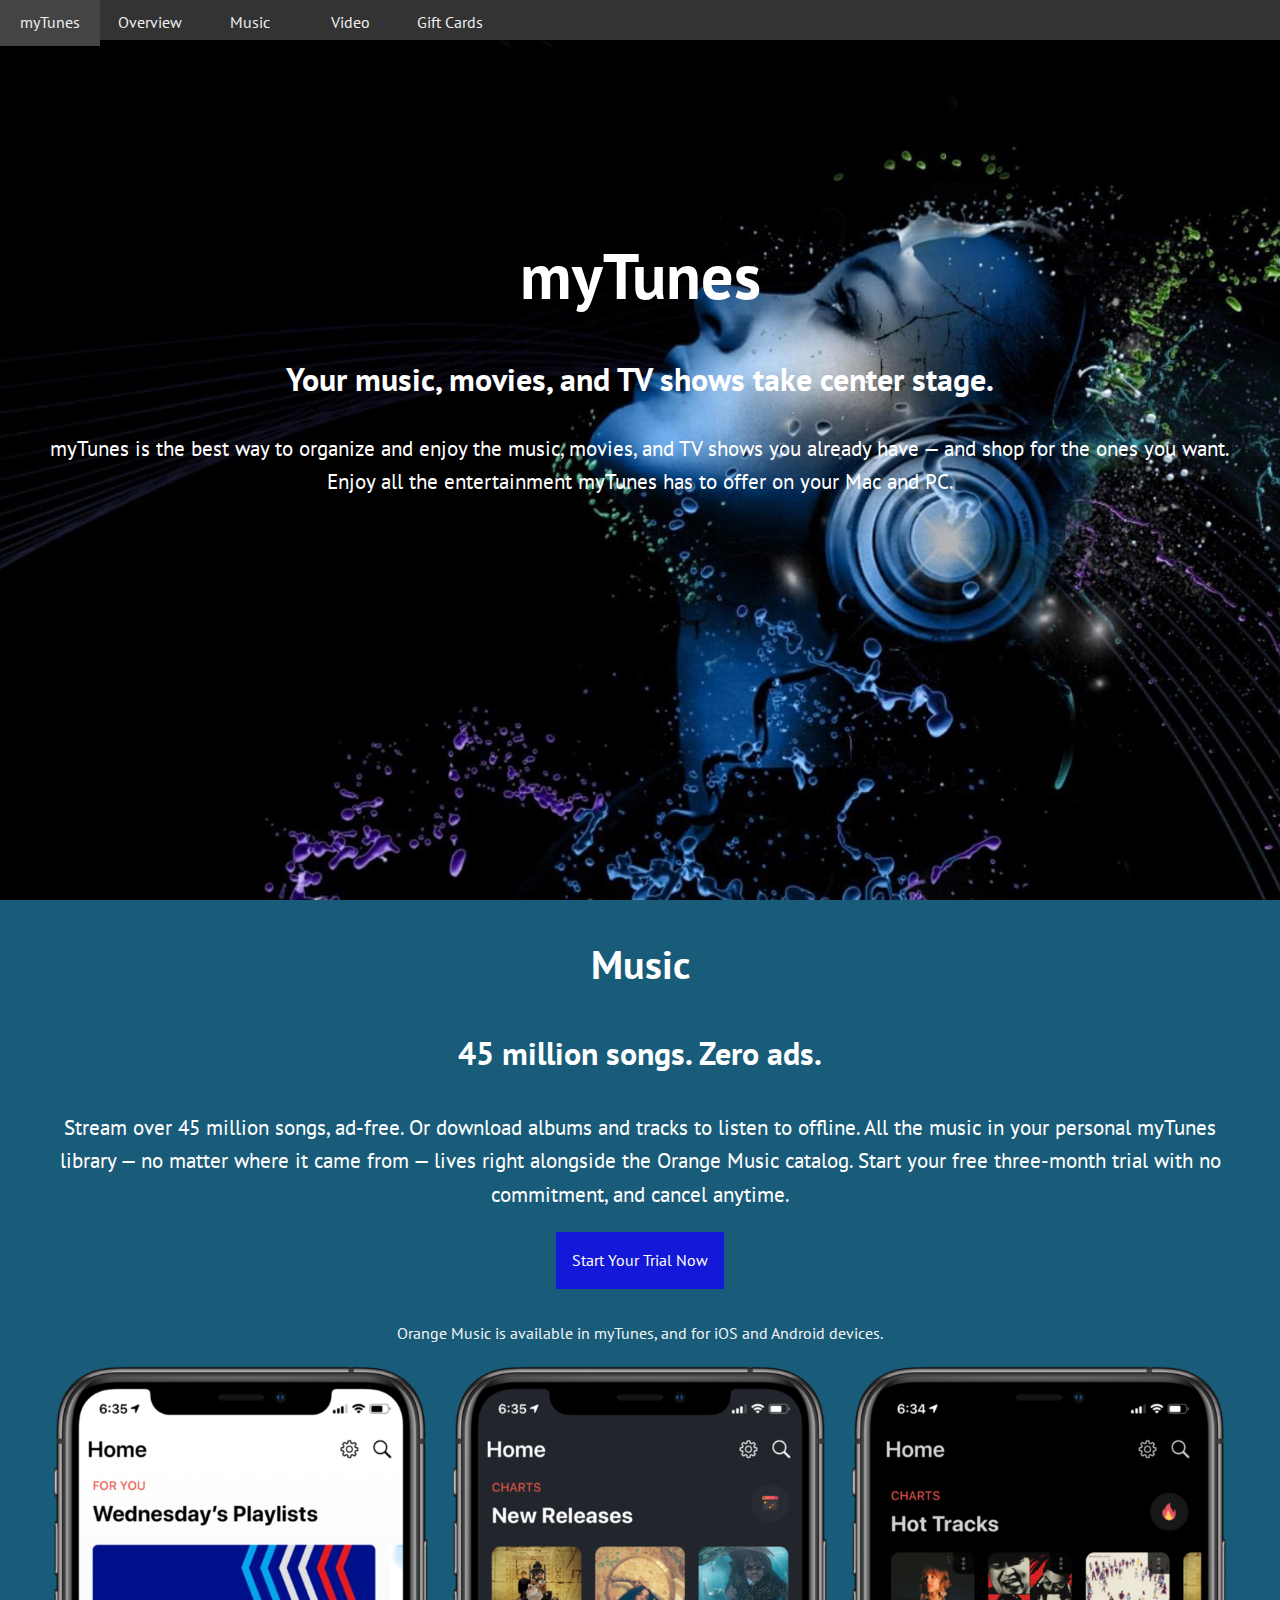
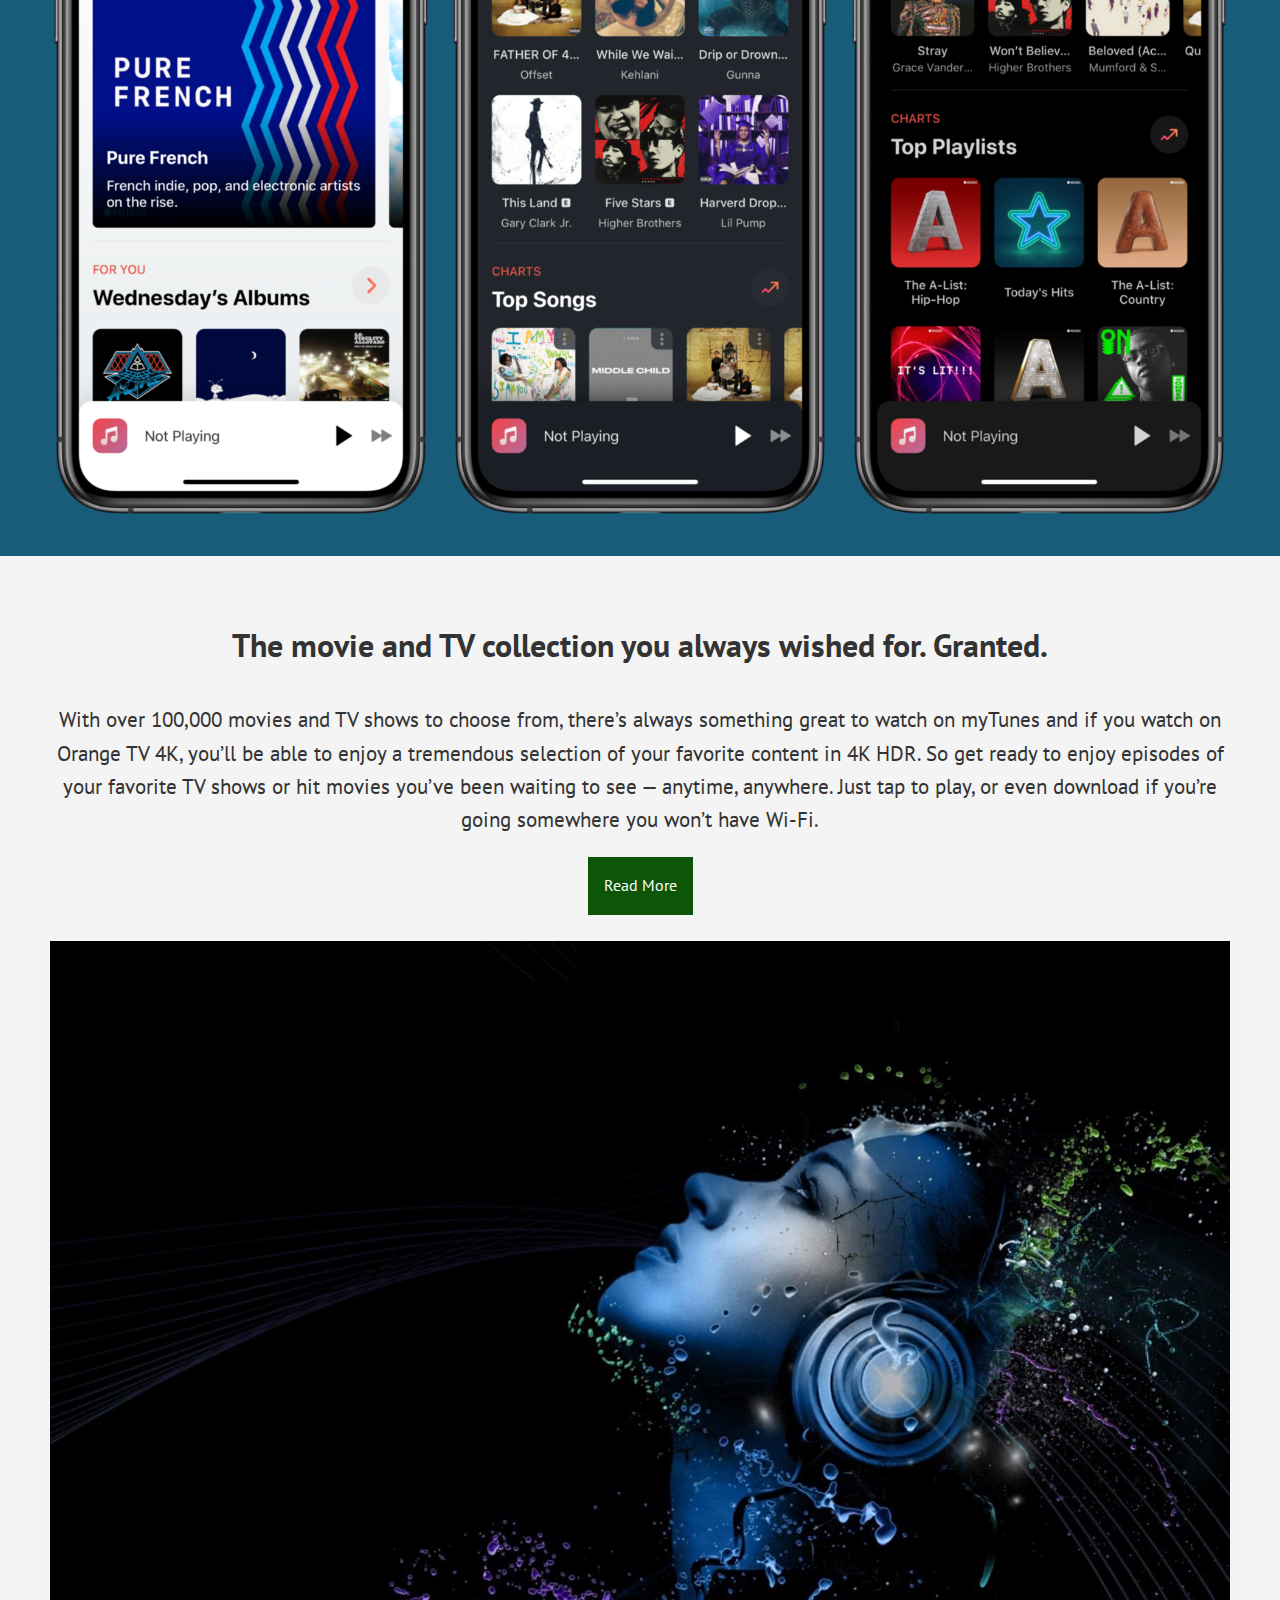
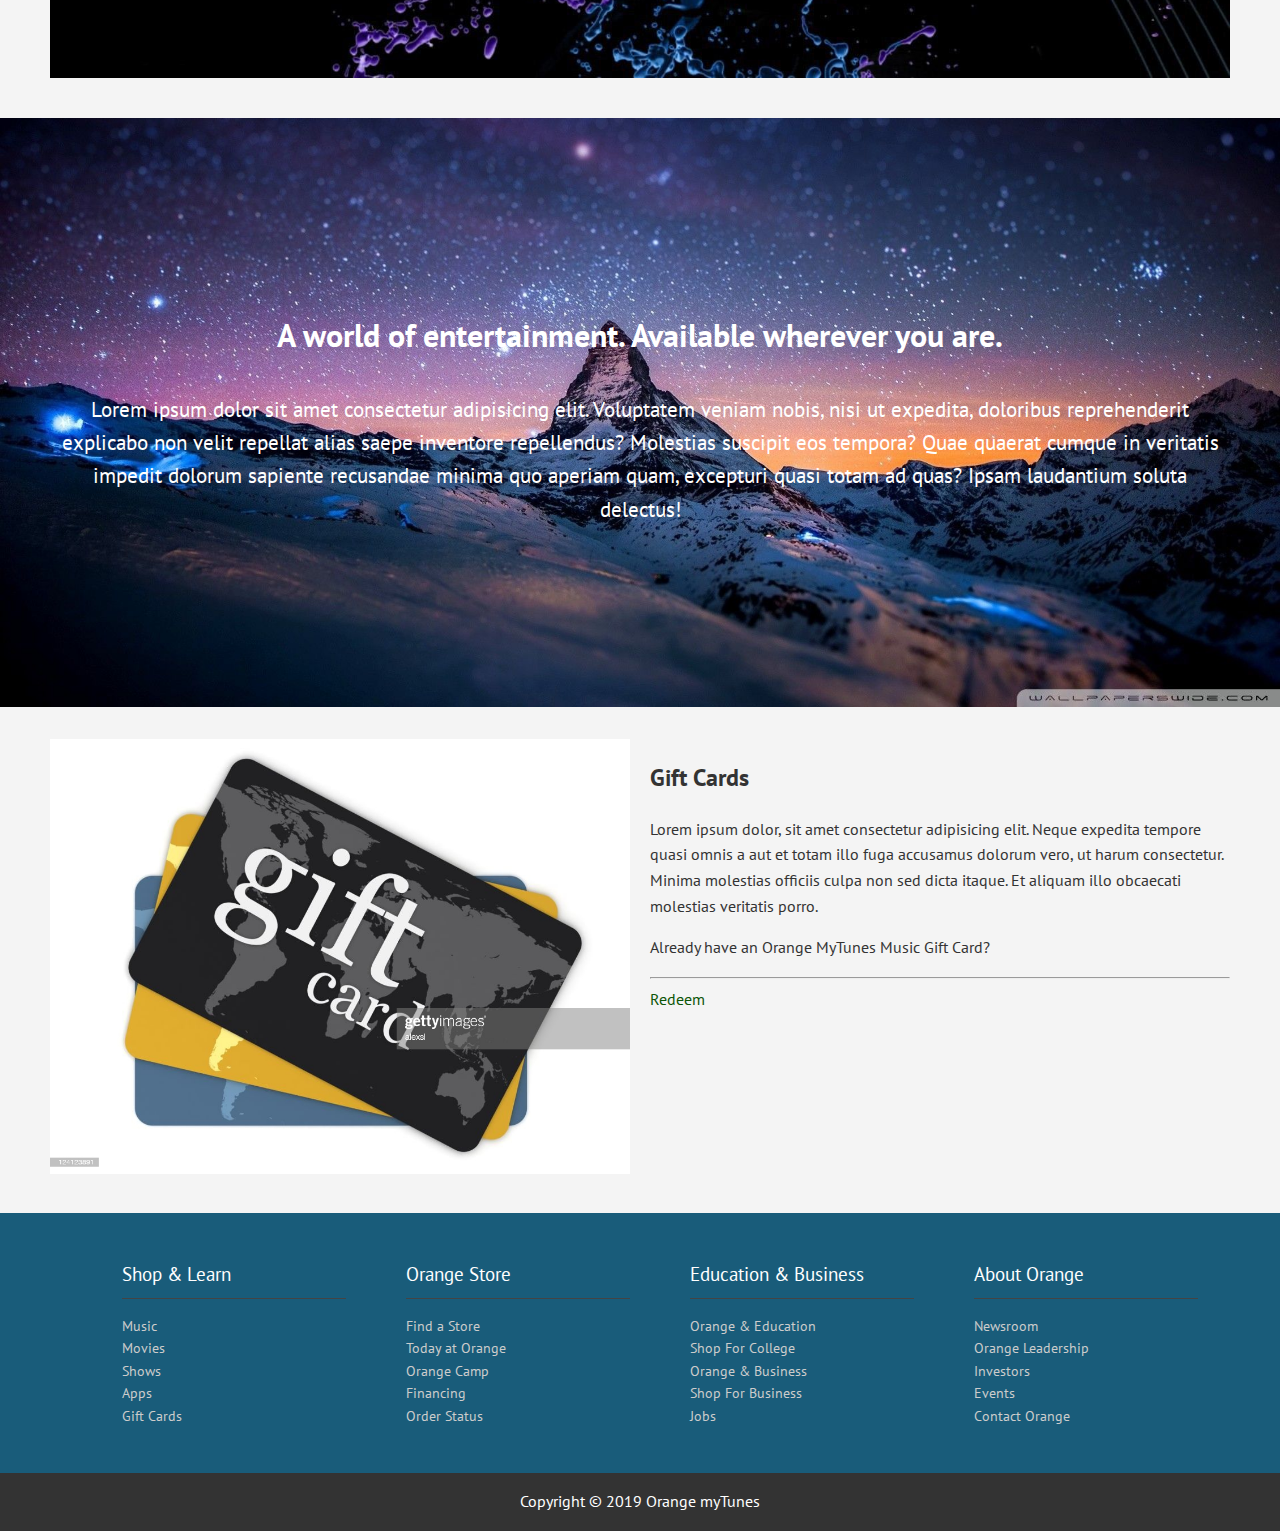
<file: index.html>
<!DOCTYPE html>
<html lang="en"><head>
    <meta charset="UTF-8">
    <meta name="viewport" content="width=device-width, initial-scale=1.0">
    <meta http-equiv="X-UA-Compatible" content="ie=edge">
    <link rel="shortcut icon" type="image/x-icon" href="/favicon.ico">
    <link rel="stylesheet" href="styles.css">
    <link rel="stylesheet" href="https://use.fontawesome.com/releases/v5.7.2/css/all.css" integrity="sha384-fnmOCqbTlWIlj8LyTjo7mOUStjsKC4pOpQbqyi7RrhN7udi9RwhKkMHpvLbHG9Sr" crossorigin="anonymous">
    <script src="http://code.jquery.com/jquery-3.3.1.min.js" integrity="sha256-FgpCb/KJQlLNfOu91ta32o/NMZxltwRo8QtmkMRdAu8=" crossorigin="anonymous"></script>
    <script src="index.js"></script>
    <title>myTunes</title>
</head>

<body>
    <!-- Showcase and Nav -->
    <div id="showcase">
        <header>
            <nav class="cf">
                <ul class="cf">
                    <li class="hide-on-small">
                        <a href="#showcase">myTunes</a>
                    </li>
                    <li>
                        <a href="#showcase">Overview</a>
                    </li>
                    <li>
                        <a href="#music">Music</a>
                    </li>
                    <li>
                        <a href="#video">Video</a>
                    </li>
                    <li>
                        <a href="#gift-cards">Gift Cards</a>
                    </li>
                </ul>
                <a href="#" id="openup">myTunes</a>
            </nav>
        </header>
        <div class="section-main container">
            <h1>myTunes</h1>
            <h2>Your music, movies, and TV shows take center stage.</h2>
            <p class="lead hide-on-small">
                myTunes is the best way to organize and enjoy the music, movies, and TV shows you already have — and shop for
                the ones you want. Enjoy all the entertainment myTunes has to offer on your Mac and PC.
            </p>
        </div>
    </div>

    <!-- Music Section -->
    <section id="music" class="section">
        <div class="container">
            <h2 class="section-head">
                <i class="fas fa-music"></i> Music
            </h2>
            <h3>45 million songs. Zero ads.</h3>
            <p class="lead">Stream over 45 million songs, ad-free. Or download albums and tracks to listen to offline. All
                the music in your personal
                myTunes library — no matter where it came from — lives right alongside the Orange Music catalog. Start your
                free
                three-month trial with no commitment, and cancel anytime.</p>
            <a href="#" class="btn btn-primary mb">Start Your Trial Now</a>
            <p class="text-light">Orange Music is available in myTunes, and for iOS and Android devices.</p>
            <img src="images/musicplayer.png" alt="">
        </div>
    </section>

    <!-- Video Section -->
    <section id="video" class="section bg-light">
        <div class="container">
            <h3>The movie and TV collection you always wished for. Granted.</h3>
            <p class="lead">With over 100,000 movies and TV shows to choose from, there’s always something great to watch
                on myTunes and if you
                watch on Orange TV 4K, you’ll be able to enjoy a tremendous selection of your favorite content in 4K HDR.
                So get
                ready to enjoy episodes of your favorite TV shows or hit movies you’ve been waiting to see — anytime,
                anywhere. Just
                tap to play, or even download if you’re going somewhere you won’t have Wi-Fi.</p>
            <a href="#" class="btn btn-secondary">Read More</a><br><br>
            <img src="images/music.jpeg" alt="">
        </div>
    </section>

    <!-- Entertainment Section -->
    <section id="entertainment" class="section">
        <div class="container">
            <h3>A world of entertainment. Available wherever you are.</h3>
            <p class="lead">Lorem ipsum dolor sit amet consectetur adipisicing elit. Voluptatem veniam nobis, nisi ut
                expedita, doloribus reprehenderit
                explicabo non velit repellat alias saepe inventore repellendus? Molestias suscipit eos tempora? Quae
                quaerat cumque
                in veritatis impedit dolorum sapiente recusandae minima quo aperiam quam, excepturi quasi totam ad quas?
                Ipsam laudantium
                soluta delectus!</p>
        </div>
    </section>

    <!-- Gift Card Section -->
    <section id="gift-cards" class="section bg-light">
        <div class="container">
            <div class="gift-cards">
                <div>
                    <img src="images/gift.jpg" alt="">
                </div>
                <div>
                    <h2>Gift Cards</h2>
                    <p>
                        Lorem ipsum dolor, sit amet consectetur adipisicing elit. Neque expedita tempore quasi omnis a aut
                        et totam illo fuga accusamus
                        dolorum vero, ut harum consectetur. Minima molestias officiis culpa non sed dicta itaque. Et
                        aliquam illo obcaecati
                        molestias veritatis porro.
                    </p>
                    <p>Already have an Orange MyTunes Music Gift Card?</p>
                    <hr>
                    <a href="#" class="text-secondary">
                        <i class="fas fa-chevron-right"></i> Redeem
                    </a>
                </div>
            </div>
        </div>
    </section>

      <!-- Footer -->
  <footer>
        <div class="container">
          <div class="footer-cols">
            <ul>
              <li>Shop &amp; Learn</li>
              <li>
                <a href="#">Music</a>
              </li>
              <li>
                <a href="#">Movies</a>
              </li>
              <li>
                <a href="#">Shows</a>
              </li>
              <li>
                <a href="#">Apps</a>
              </li>
              <li>
                <a href="#">Gift Cards</a>
              </li>
            </ul>

            <ul>
              <li>Orange Store</li>
              <li>
                <a href="#">Find a Store</a>
              </li>
              <li>
                <a href="#">Today at Orange</a>
              </li>
              <li>
                <a href="#">Orange Camp</a>
              </li>
              <li>
                <a href="#">Financing</a>
              </li>
              <li>
                <a href="#">Order Status</a>
              </li>
            </ul>

            <ul>
              <li>Education &amp; Business</li>
              <li>
                <a href="#">Orange &amp; Education</a>
              </li>
              <li>
                <a href="#">Shop For College</a>
              </li>
              <li>
                <a href="#">Orange &amp; Business</a>
              </li>
              <li>
                <a href="#">Shop For Business</a>
              </li>
              <li>
                <a href="#">Jobs</a>
              </li>
            </ul>

            <ul>
              <li>About Orange</li>
              <li>
                <a href="#">Newsroom</a>
              </li>
              <li>
                <a href="#">Orange Leadership</a>
              </li>
              <li>
                <a href="#">Investors</a>
              </li>
              <li>
                <a href="#">Events</a>
              </li>
              <li>
                <a href="#">Contact Orange</a>
              </li>
            </ul>

          </div>
        </div>
        <div class="footer-bottom text-center">
          Copyright © 2019 Orange myTunes
        </div>
    </footer>

</body>
</html>
</file>
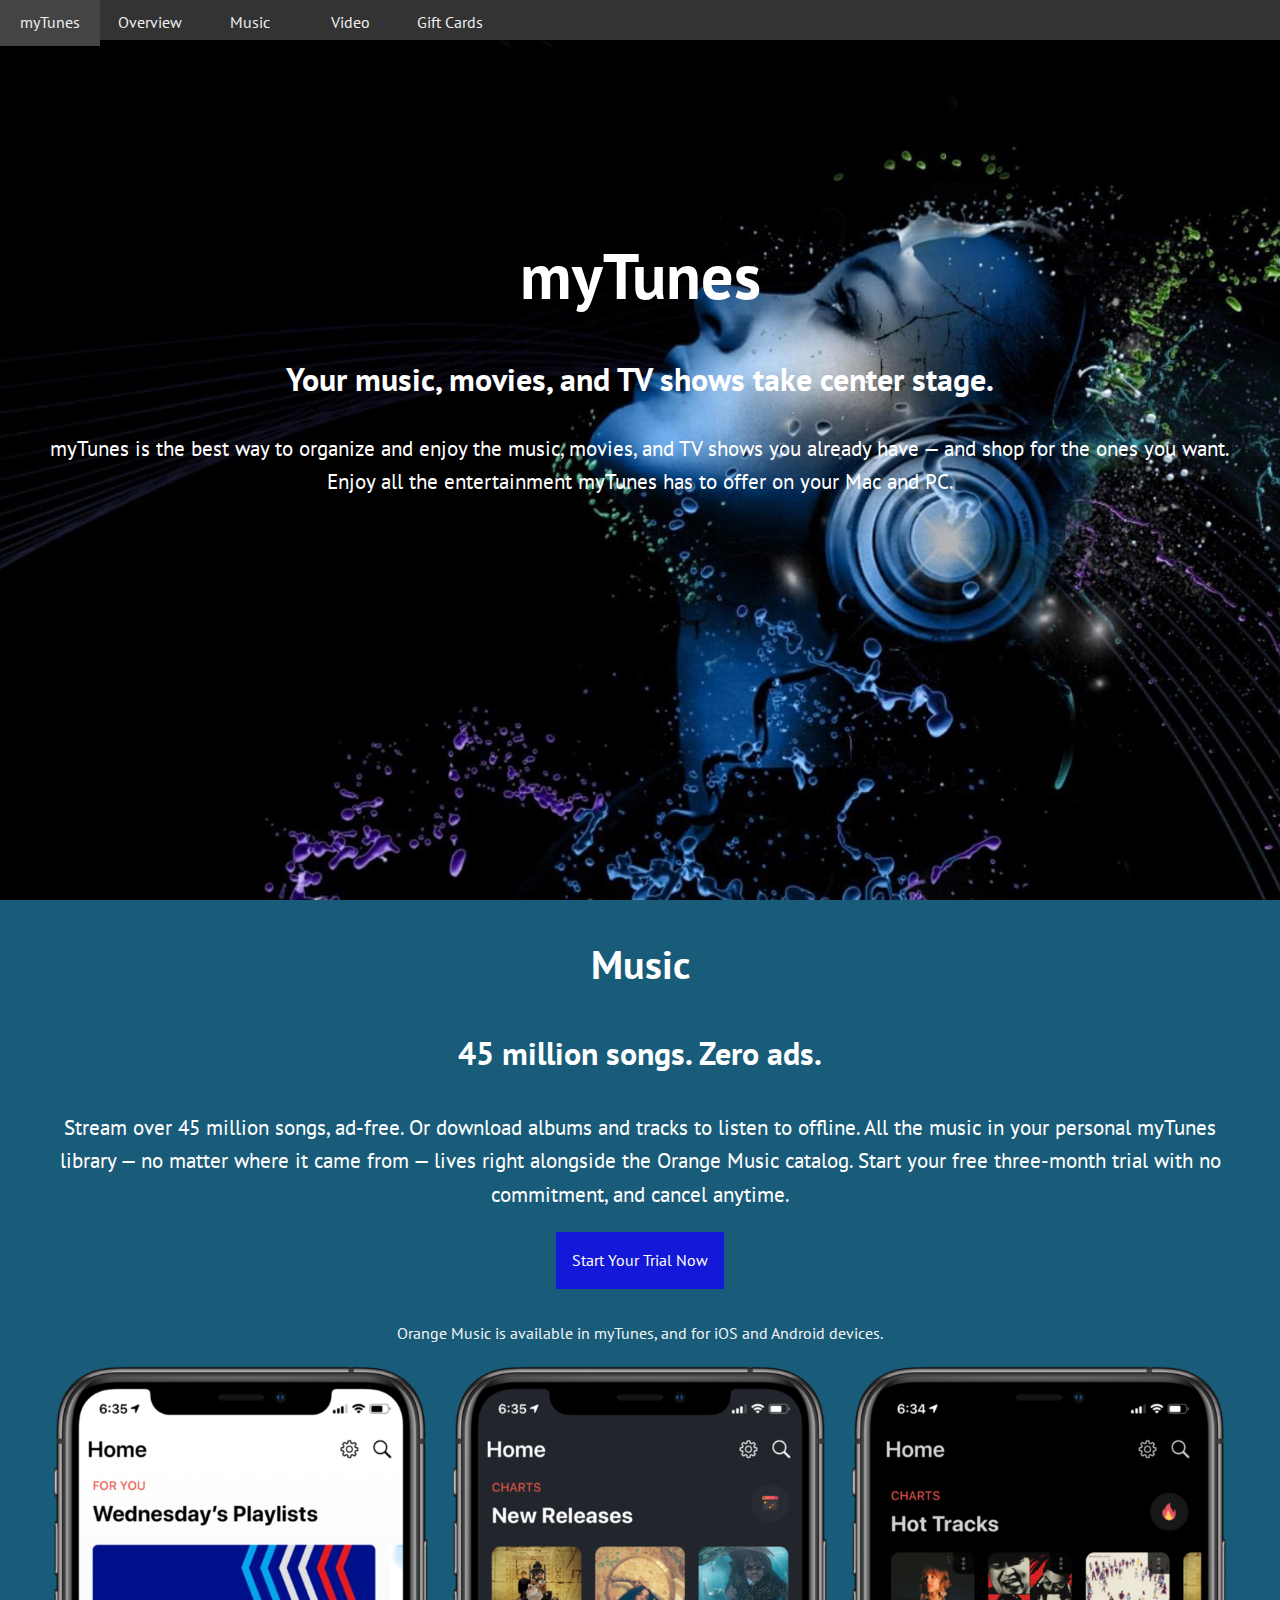
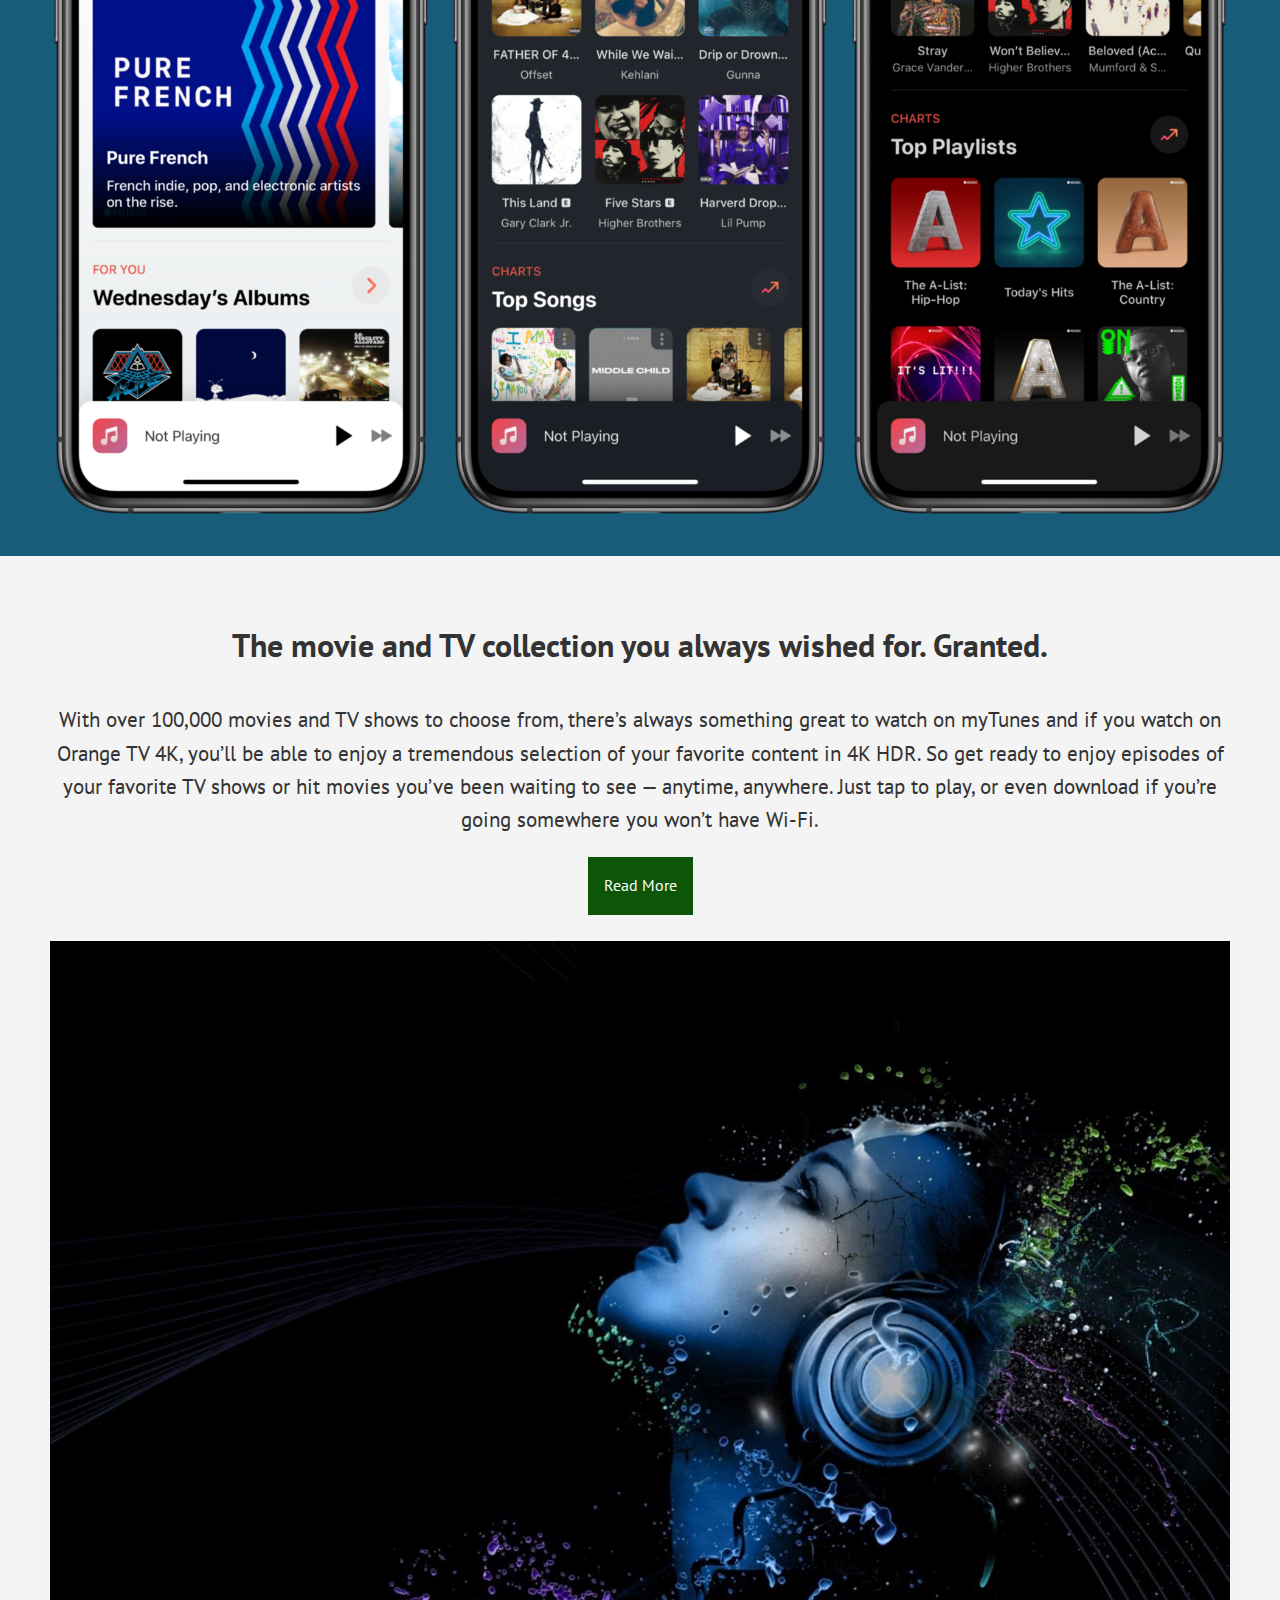
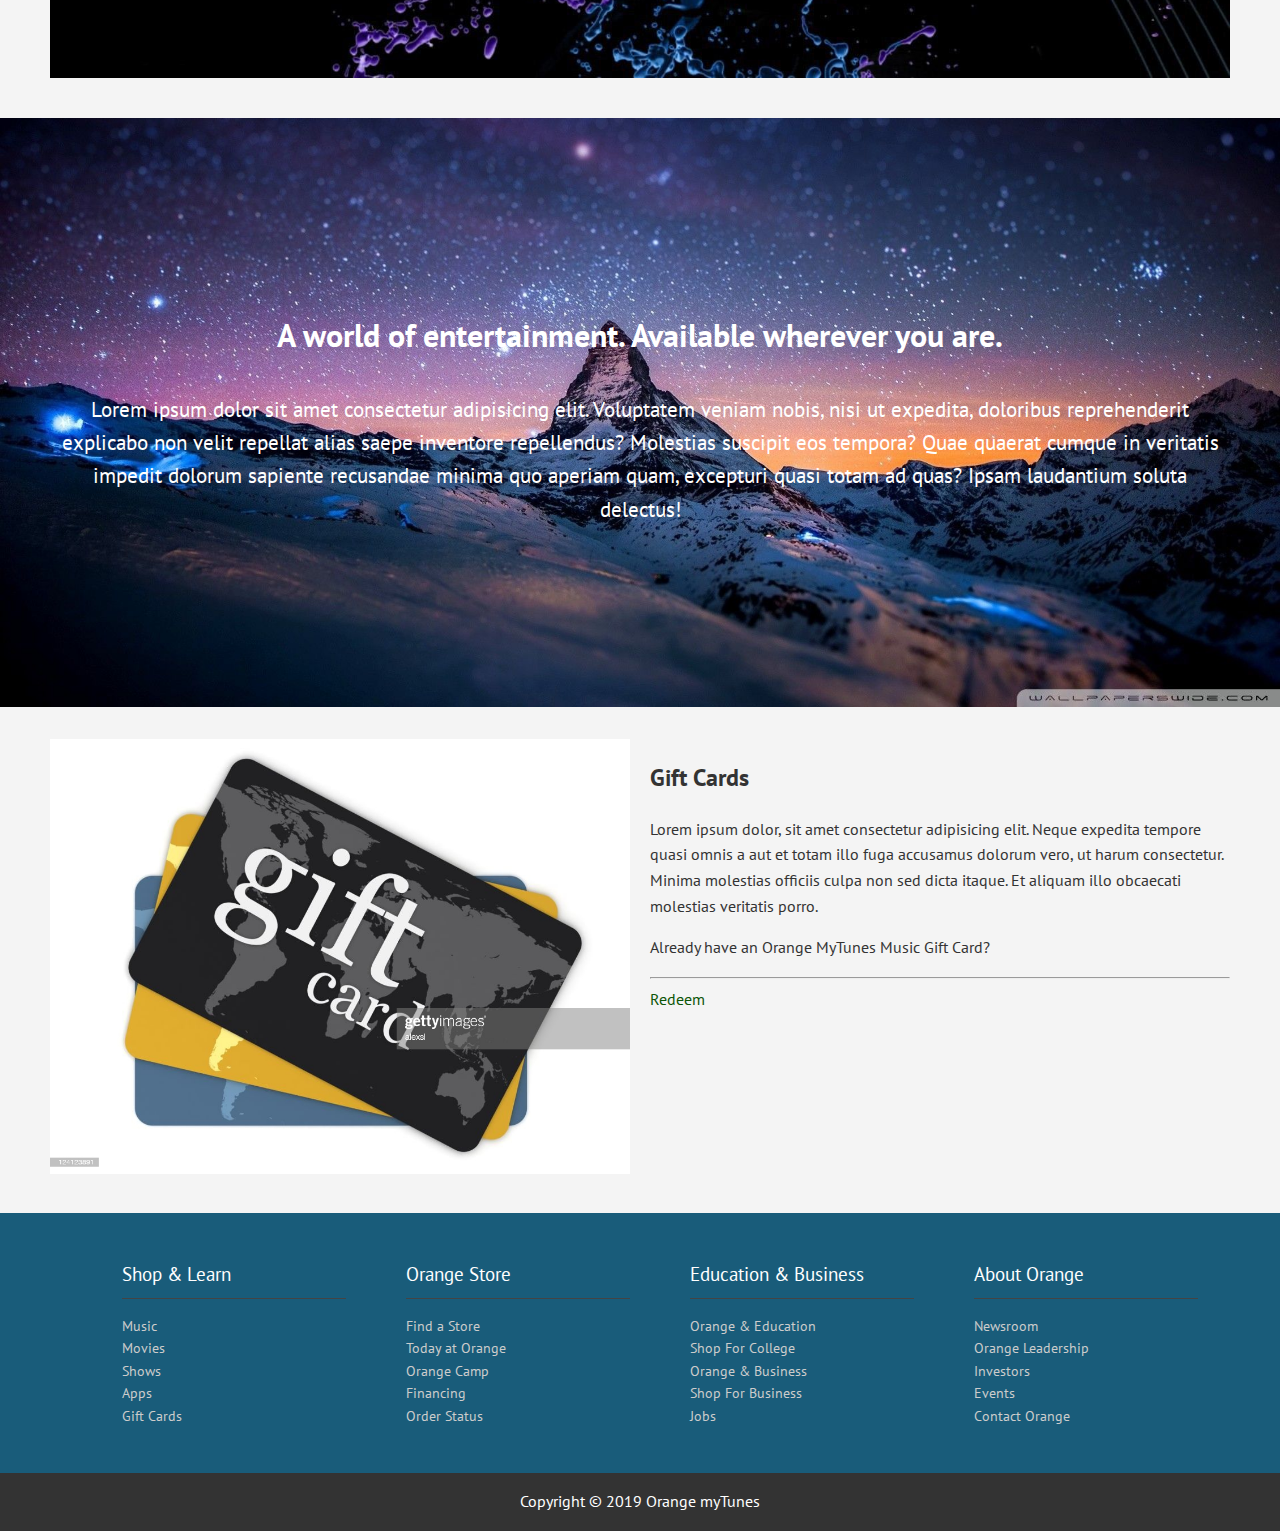
<file: musicStorePage.html>
<!DOCTYPE html>
<html lang="en"><head>
    <meta charset="UTF-8">
    <meta name="viewport" content="width=device-width, initial-scale=1.0">
    <meta http-equiv="X-UA-Compatible" content="ie=edge">
    <link rel="shortcut icon" type="image/x-icon" href="/favicon.ico">
    <link rel="stylesheet" href="styles.css">
    <link rel="stylesheet" href="https://use.fontawesome.com/releases/v5.7.2/css/all.css" integrity="sha384-fnmOCqbTlWIlj8LyTjo7mOUStjsKC4pOpQbqyi7RrhN7udi9RwhKkMHpvLbHG9Sr" crossorigin="anonymous">
    <script src="http://code.jquery.com/jquery-3.3.1.min.js" integrity="sha256-FgpCb/KJQlLNfOu91ta32o/NMZxltwRo8QtmkMRdAu8=" crossorigin="anonymous"></script>
    <script src="main.js"></script>
    <title>myTunes</title>
</head>

<body>
    <!-- Showcase and Nav -->
    <div id="showcase">
        <header>
            <nav class="cf">
                <ul class="cf">
                    <li class="hide-on-small">
                        <a href="#showcase">myTunes</a>
                    </li>
                    <li>
                        <a href="#showcase">Overview</a>
                    </li>
                    <li>
                        <a href="#music">Music</a>
                    </li>
                    <li>
                        <a href="#video">Video</a>
                    </li>
                    <li>
                        <a href="#gift-cards">Gift Cards</a>
                    </li>
                </ul>
                <a href="#" id="openup">myTunes</a>
            </nav>
        </header>
        <div class="section-main container">
            <h1>myTunes</h1>
            <h2>Your music, movies, and TV shows take center stage.</h2>
            <p class="lead hide-on-small">
                myTunes is the best way to organize and enjoy the music, movies, and TV shows you already have — and shop for
                the ones you want. Enjoy all the entertainment myTunes has to offer on your Mac and PC.
            </p>
        </div>
    </div>

    <!-- Music Section -->
    <section id="music" class="section">
        <div class="container">
            <h2 class="section-head">
                <i class="fas fa-music"></i> Music
            </h2>
            <h3>45 million songs. Zero ads.</h3>
            <p class="lead">Stream over 45 million songs, ad-free. Or download albums and tracks to listen to offline. All
                the music in your personal
                myTunes library — no matter where it came from — lives right alongside the Orange Music catalog. Start your
                free
                three-month trial with no commitment, and cancel anytime.</p>
            <a href="#" class="btn btn-primary mb">Start Your Trial Now</a>
            <p class="text-light">Orange Music is available in myTunes, and for iOS and Android devices.</p>
            <img src="images/musicplayer.png" alt="">
        </div>
    </section>

    <!-- Video Section -->
    <section id="video" class="section bg-light">
        <div class="container">
            <h3>The movie and TV collection you always wished for. Granted.</h3>
            <p class="lead">With over 100,000 movies and TV shows to choose from, there’s always something great to watch
                on myTunes and if you
                watch on Orange TV 4K, you’ll be able to enjoy a tremendous selection of your favorite content in 4K HDR.
                So get
                ready to enjoy episodes of your favorite TV shows or hit movies you’ve been waiting to see — anytime,
                anywhere. Just
                tap to play, or even download if you’re going somewhere you won’t have Wi-Fi.</p>
            <a href="#" class="btn btn-secondary">Read More</a><br><br>
            <img src="images/music.jpeg" alt="">
        </div>
    </section>

    <!-- Entertainment Section -->
    <section id="entertainment" class="section">
        <div class="container">
            <h3>A world of entertainment. Available wherever you are.</h3>
            <p class="lead">Lorem ipsum dolor sit amet consectetur adipisicing elit. Voluptatem veniam nobis, nisi ut
                expedita, doloribus reprehenderit
                explicabo non velit repellat alias saepe inventore repellendus? Molestias suscipit eos tempora? Quae
                quaerat cumque
                in veritatis impedit dolorum sapiente recusandae minima quo aperiam quam, excepturi quasi totam ad quas?
                Ipsam laudantium
                soluta delectus!</p>
        </div>
    </section>

    <!-- Gift Card Section -->
    <section id="gift-cards" class="section bg-light">
        <div class="container">
            <div class="gift-cards">
                <div>
                    <img src="images/gift.jpg" alt="">
                </div>
                <div>
                    <h2>Gift Cards</h2>
                    <p>
                        Lorem ipsum dolor, sit amet consectetur adipisicing elit. Neque expedita tempore quasi omnis a aut
                        et totam illo fuga accusamus
                        dolorum vero, ut harum consectetur. Minima molestias officiis culpa non sed dicta itaque. Et
                        aliquam illo obcaecati
                        molestias veritatis porro.
                    </p>
                    <p>Already have an Orange MyTunes Music Gift Card?</p>
                    <hr>
                    <a href="#" class="text-secondary">
                        <i class="fas fa-chevron-right"></i> Redeem
                    </a>
                </div>
            </div>
        </div>
    </section>

      <!-- Footer -->
  <footer>
        <div class="container">
          <div class="footer-cols">
            <ul>
              <li>Shop &amp; Learn</li>
              <li>
                <a href="#">Music</a>
              </li>
              <li>
                <a href="#">Movies</a>
              </li>
              <li>
                <a href="#">Shows</a>
              </li>
              <li>
                <a href="#">Apps</a>
              </li>
              <li>
                <a href="#">Gift Cards</a>
              </li>
            </ul>

            <ul>
              <li>Orange Store</li>
              <li>
                <a href="#">Find a Store</a>
              </li>
              <li>
                <a href="#">Today at Orange</a>
              </li>
              <li>
                <a href="#">Orange Camp</a>
              </li>
              <li>
                <a href="#">Financing</a>
              </li>
              <li>
                <a href="#">Order Status</a>
              </li>
            </ul>

            <ul>
              <li>Education &amp; Business</li>
              <li>
                <a href="#">Orange &amp; Education</a>
              </li>
              <li>
                <a href="#">Shop For College</a>
              </li>
              <li>
                <a href="#">Orange &amp; Business</a>
              </li>
              <li>
                <a href="#">Shop For Business</a>
              </li>
              <li>
                <a href="#">Jobs</a>
              </li>
            </ul>

            <ul>
              <li>About Orange</li>
              <li>
                <a href="#">Newsroom</a>
              </li>
              <li>
                <a href="#">Orange Leadership</a>
              </li>
              <li>
                <a href="#">Investors</a>
              </li>
              <li>
                <a href="#">Events</a>
              </li>
              <li>
                <a href="#">Contact Orange</a>
              </li>
            </ul>

          </div>
        </div>
        <div class="footer-bottom text-center">
          Copyright © 2019 Orange myTunes
        </div>
    </footer>

</body>
</html>
</file>
<file: styles.css>
@import url('https://fonts.googleapis.com/css?family=PT+Sans');

/* CSS Variables */
:root {
    --primary-color: #1418d8;
    --primary-color-hover: #3739c5;
    --secondary-color: #0d5507;
    --secondary-color-hover: #24831b;
    --light-color: #f4f4f4;
}

body {
    font-family: 'PT Sans', sans-serif;
    background-color: #195c7a;
    margin: 0;
    color: #fff;
    line-height: 1.6;
  }

img {
    width: 100%
}

a {
    text-decoration: none;
    color: #ccc;
  }

/* Section */
.section {
    padding: 2rem 0;
  }

.section-head {
    font-size: 2.5rem;
    margin: 0;
}

.section h3 {
    font-size: 2rem;
}

section#entertainment {
    background: url('images/night.jpg') no-repeat bottom/cover;
    padding: 10rem 0;
}

.gift-cards {
    display: grid;
    grid-gap: 20px;
    grid-template-columns: repeat(2, 1fr);
    text-align: left;
  }
  /* Showcase */
#showcase {
    margin:0;
    padding: 0;
    background: url('images/music.jpeg') no-repeat center/cover;
    width: 100%;
    height: 100vh;
    position: relative;
    overflow-y: hidden;
}

#showcase .container {
    margin-top: 25vh;
}

#showcase h1 {
    font-size: 4rem;
    margin-bottom: 0;
}

#showcase h2 {
    font-size: 2rem;
  }

  /* Footer */
footer .footer-cols {
    display: grid;
    grid-gap: 20px;
    grid-template-columns: repeat(4, 1fr);
    padding: 2rem;
    text-align: left;
    font-size: 14px;
  }

  footer .footer-cols ul {
    list-style: none;
  }

  footer .footer-cols ul li:first-child {
    font-size: 1.2rem;
    padding-bottom: 0.5rem;
    border-bottom: #444 solid 1px;
    margin-bottom: 1rem;
  }

  footer .footer-bottom {
    background: #333;
    padding: 1rem;
  }

/* Utility Classes */
.container {
    max-width: 1180px;
    text-align: center;
    margin: 0 auto;
    padding: 0 3rem;
  }

.lead {
    font-size: 1.3rem;
}

.text-center {
    text-align: center;
  }


/* Buttons */
.btn {
    padding: 1rem;
    color: #fff;
    display: inline-block;
}

.btn-primary {
    background: var(--primary-color);
}

.btn-primary:hover {
    background: var(--primary-color-hover);
  }

  .btn-secondary {
    background: var(--secondary-color);
  }

  .btn-secondary:hover {
    background: var(--secondary-color-hover);
  }

  /* Text colors */
.text-primary {
    color: var(--primary-color);
  }

  .text-secondary {
    color: var(--secondary-color);
  }

  .text-light {
    color: var(--light-color);
  }

  .bg-light {
    background: var(--light-color);
    color: #333;
  }

.mb {
    margin-bottom: 1rem;
  }

  .mt {
    margin-top: 1rem;
  }

  /* Navigation */
  nav {
    height: 40px;
    width: 100%;
    background-color: #333;
    color: rgb(51, 34, 34);
    position: fixed;
  }
  nav ul {
    padding: 0;
    margin: 0;
  }
  nav li {
    display: inline;
    float: left;
  }
  nav a {
    display: inline-block;
    width: 100px;
    text-align: center;
    text-decoration: none;
    padding: 10px 0;
    color: #eee;
    text-decoration: none;
  }
  nav li:hover {
    background-color: #444;
  }
  nav a#openup {
    display: none;
  }

  @media screen and (max-width: 1080px) {

    .hide-on-small {
        display: none;
    }

    #showcase {
        height: 50vh;
    }

    #showcase .container {
        margin-top: 15vh;
    }

    #showcase h1 {
        font-size: 3rem;
      }

    #showcase h2 {
        font-size: 1.5rem;
    }

    nav {
      height: auto;
      border-bottom: 0;
    }
    nav ul {
      display: none;
      height: auto;
    }
    nav li {
      width: 100%;
      float: left;
      position: relative;
    }
    nav a {
      text-align: left;
      width: 100%;
      text-indent: 25px;
      background: #333;
      border-bottom: 1px solid #555;
    }
    nav a:hover {
      background: #444;
    }
    nav a#openup:after {
      content: "|||";
      transform: rotate(-90deg);
      -ms-transform: rotate(-90deg);
      /* IE 9 */
      -webkit-transform: rotate(-90deg);
      /* Safari and Chrome */
      width: 30px;
      height: 30px;
      display: inline-block;
      position: absolute;
      right: 5px;
      top: 20px;
    }
    nav a#openup {
      display: block;
      background-color: #333;
      width: 100%;
      position: relative;
    }
  }
  
  .cf:before, .cf:after {
    content: "";
    display: table;
  }

  .cf:after {
    clear: both;
  }

  .cf {
    zoom: 1;
  }

  @media screen and (max-width: 780px) {
    .gift-cards {
      grid-template-columns: 1fr;
    }

    footer .footer-cols {
      display: none;
    }
  }

  @media screen and (max-height: 580px) {
    #showcase p.lead {
      display: none;
    }
  }
</file>
